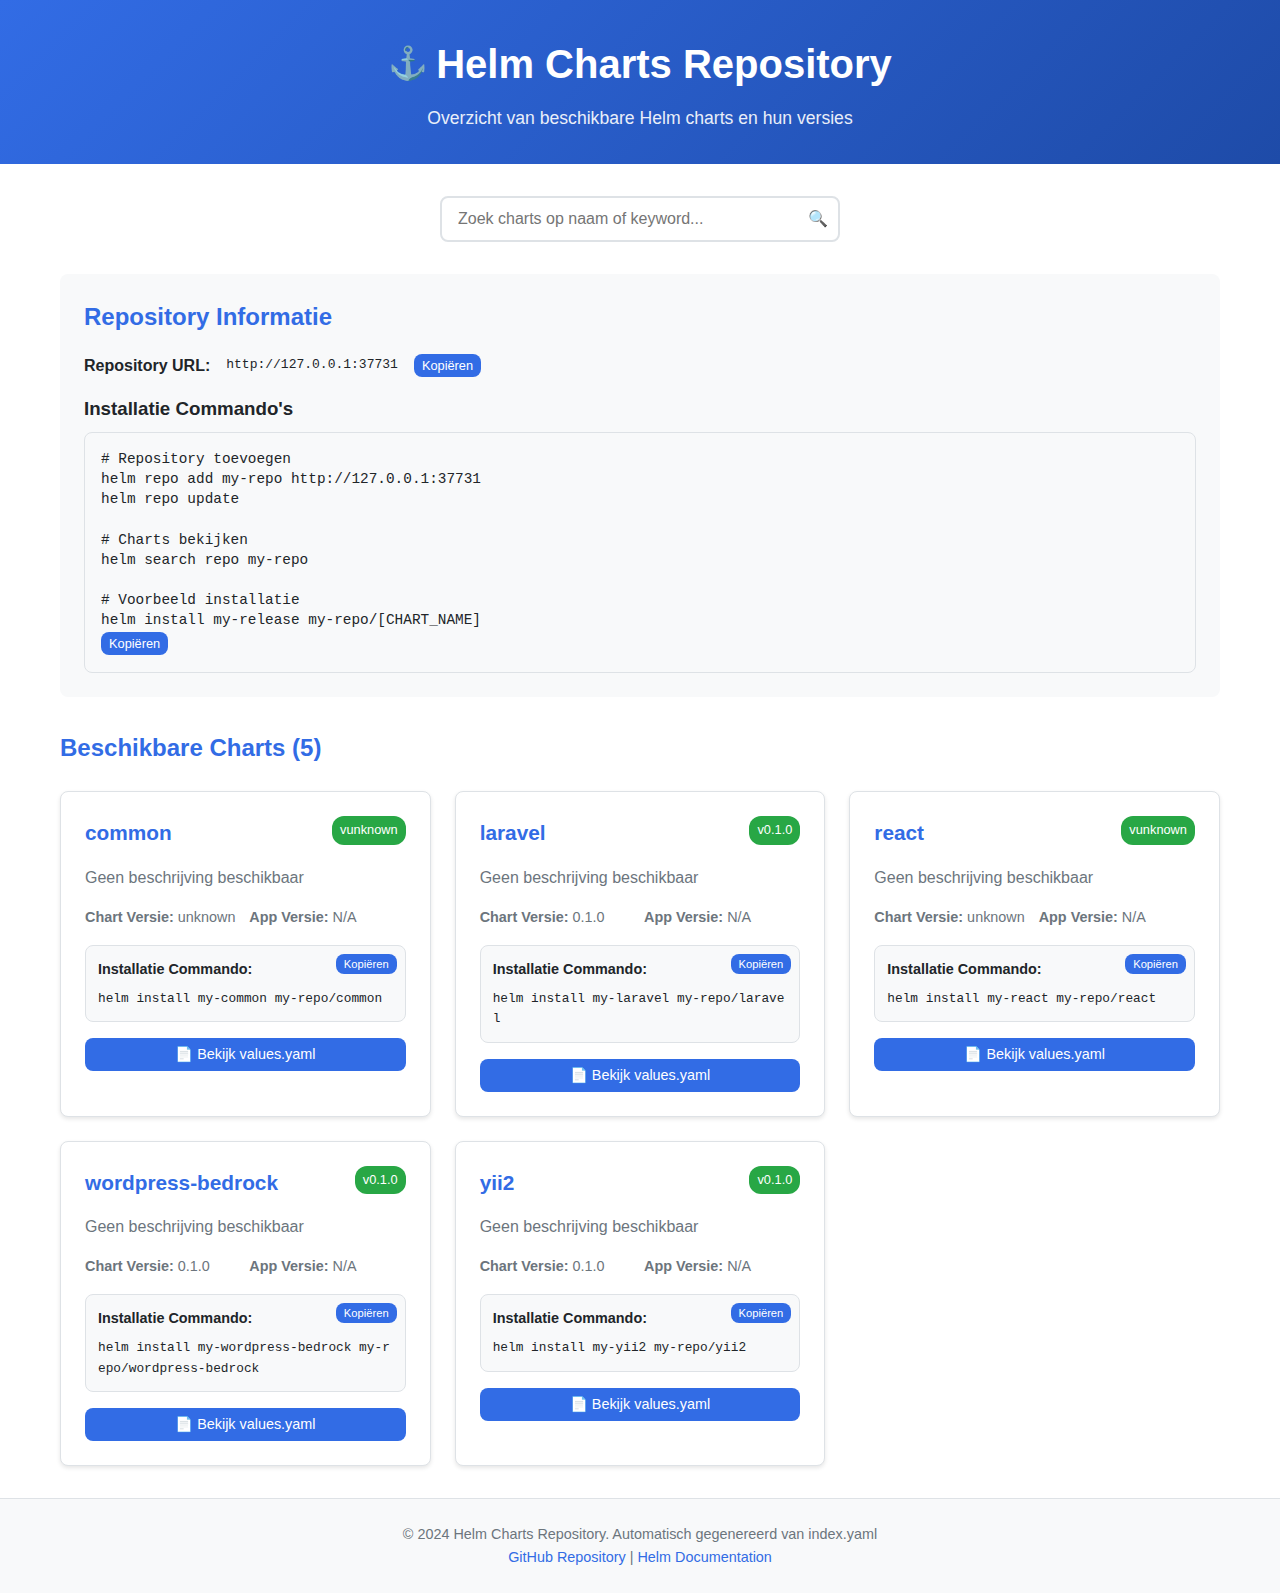
<file: index.html>
<!DOCTYPE html>
<html lang="nl">
<head>
    <meta charset="UTF-8">
    <meta name="viewport" content="width=device-width, initial-scale=1.0">
    <title>Helm Charts Repository</title>
    <meta name="description" content="Overzicht van beschikbare Helm charts en hun versies">
    <link rel="stylesheet" href="assets/css/style.css">
    <link rel="icon" type="image/x-icon" href="assets/favicon.ico">
</head>
<body>
    <header class="header">
        <div class="container">
            <h1 class="header__title">
                <span class="header__icon">⚓</span>
                Helm Charts Repository
            </h1>
            <p class="header__subtitle">Overzicht van beschikbare Helm charts en hun versies</p>
        </div>
    </header>

    <main class="main">
        <div class="container">
            <!-- Loading State -->
            <div id="loading" class="loading">
                <div class="loading__spinner"></div>
                <p>Laden van chart informatie...</p>
            </div>

            <!-- Error State -->
            <div id="error" class="error" style="display: none;">
                <div class="error__icon">⚠️</div>
                <h2>Fout bij laden van charts</h2>
                <p id="error-message"></p>
                <button onclick="loadCharts()" class="button button--primary">Opnieuw proberen</button>
            </div>

            <!-- Search and Filter -->
            <div id="controls" class="controls" style="display: none;">
                <div class="search-box">
                    <input 
                        type="text" 
                        id="search" 
                        placeholder="Zoek charts op naam of keyword..." 
                        class="search-box__input"
                    >
                    <span class="search-box__icon">🔍</span>
                </div>
            </div>

            <!-- Repository Info -->
            <div id="repo-info" class="repo-info" style="display: none;">
                <h2>Repository Informatie</h2>
                <div class="repo-info__content">
                    <div class="repo-info__item">
                        <strong>Repository URL:</strong>
                        <code id="repo-url"></code>
                        <button onclick="copyToClipboard('repo-url')" class="button button--small">Kopiëren</button>
                    </div>
                    <div class="repo-info__commands">
                        <h3>Installatie Commando's</h3>
                        <div class="code-block">
                            <code id="helm-commands"></code>
                            <button onclick="copyToClipboard('helm-commands')" class="button button--small">Kopiëren</button>
                        </div>
                    </div>
                </div>
            </div>

            <!-- Charts Grid -->
            <div id="charts-container" class="charts-container" style="display: none;">
                <h2>Beschikbare Charts (<span id="chart-count">0</span>)</h2>
                <div id="charts-grid" class="charts-grid"></div>
            </div>

            <!-- No Results -->
            <div id="no-results" class="no-results" style="display: none;">
                <div class="no-results__icon">📦</div>
                <h3>Geen charts gevonden</h3>
                <p>Probeer een andere zoekterm of controleer de spelling.</p>
            </div>
        </div>
    </main>

    <footer class="footer">
        <div class="container">
            <p>&copy; 2024 Helm Charts Repository. Automatisch gegenereerd van index.yaml</p>
            <p>
                <a href="https://github.com" target="_blank" rel="noopener">GitHub Repository</a> |
                <a href="https://helm.sh" target="_blank" rel="noopener">Helm Documentation</a>
            </p>
        </div>
    </footer>

    <script src="assets/js/charts.js"></script>
</body>
</html>
</file>
<file: assets/css/style.css>
/* Reset en basis styling */
* {
    margin: 0;
    padding: 0;
    box-sizing: border-box;
}

:root {
    --primary-color: #326ce5;
    --primary-dark: #1e4ba8;
    --secondary-color: #f8f9fa;
    --accent-color: #28a745;
    --danger-color: #dc3545;
    --warning-color: #ffc107;
    --text-primary: #212529;
    --text-secondary: #6c757d;
    --border-color: #dee2e6;
    --shadow: 0 2px 4px rgba(0, 0, 0, 0.1);
    --shadow-hover: 0 4px 8px rgba(0, 0, 0, 0.15);
    --border-radius: 8px;
    --transition: all 0.3s ease;
}

body {
    font-family: -apple-system, BlinkMacSystemFont, 'Segoe UI', Roboto, 'Helvetica Neue', Arial, sans-serif;
    line-height: 1.6;
    color: var(--text-primary);
    background-color: #ffffff;
}

.container {
    max-width: 1200px;
    margin: 0 auto;
    padding: 0 20px;
}

/* Header */
.header {
    background: linear-gradient(135deg, var(--primary-color), var(--primary-dark));
    color: white;
    padding: 2rem 0;
    text-align: center;
}

.header__title {
    font-size: 2.5rem;
    font-weight: 700;
    margin-bottom: 0.5rem;
    display: flex;
    align-items: center;
    justify-content: center;
    gap: 0.5rem;
}

.header__icon {
    font-size: 2rem;
}

.header__subtitle {
    font-size: 1.1rem;
    opacity: 0.9;
    font-weight: 300;
}

/* Main content */
.main {
    min-height: calc(100vh - 200px);
    padding: 2rem 0;
}

/* Loading state */
.loading {
    text-align: center;
    padding: 3rem 0;
}

.loading__spinner {
    width: 40px;
    height: 40px;
    border: 4px solid var(--border-color);
    border-top: 4px solid var(--primary-color);
    border-radius: 50%;
    animation: spin 1s linear infinite;
    margin: 0 auto 1rem;
}

@keyframes spin {
    0% { transform: rotate(0deg); }
    100% { transform: rotate(360deg); }
}

/* Error state */
.error {
    text-align: center;
    padding: 3rem 0;
    color: var(--danger-color);
}

.error__icon {
    font-size: 3rem;
    margin-bottom: 1rem;
}

.error h2 {
    margin-bottom: 1rem;
}

/* Controls */
.controls {
    margin-bottom: 2rem;
}

.search-box {
    position: relative;
    max-width: 400px;
    margin: 0 auto;
}

.search-box__input {
    width: 100%;
    padding: 12px 40px 12px 16px;
    border: 2px solid var(--border-color);
    border-radius: var(--border-radius);
    font-size: 1rem;
    transition: var(--transition);
}

.search-box__input:focus {
    outline: none;
    border-color: var(--primary-color);
    box-shadow: 0 0 0 3px rgba(50, 108, 229, 0.1);
}

.search-box__icon {
    position: absolute;
    right: 12px;
    top: 50%;
    transform: translateY(-50%);
    color: var(--text-secondary);
}

/* Repository info */
.repo-info {
    background: var(--secondary-color);
    border-radius: var(--border-radius);
    padding: 1.5rem;
    margin-bottom: 2rem;
}

.repo-info h2 {
    margin-bottom: 1rem;
    color: var(--primary-color);
}

.repo-info__item {
    margin-bottom: 1rem;
    display: flex;
    align-items: center;
    gap: 1rem;
    flex-wrap: wrap;
}

.repo-info__commands h3 {
    margin-bottom: 0.5rem;
    color: var(--text-primary);
}

.code-block {
    background: #f8f9fa;
    border: 1px solid var(--border-color);
    border-radius: var(--border-radius);
    padding: 1rem;
    position: relative;
    margin-top: 0.5rem;
}

.code-block code {
    display: block;
    font-family: 'Monaco', 'Menlo', 'Ubuntu Mono', monospace;
    font-size: 0.9rem;
    line-height: 1.4;
    white-space: pre-wrap;
    word-break: break-all;
}

/* Buttons */
.button {
    background: var(--primary-color);
    color: white;
    border: none;
    padding: 8px 16px;
    border-radius: var(--border-radius);
    cursor: pointer;
    font-size: 0.9rem;
    transition: var(--transition);
    text-decoration: none;
    display: inline-block;
}

.button:hover {
    background: var(--primary-dark);
    transform: translateY(-1px);
}

.button--small {
    padding: 4px 8px;
    font-size: 0.8rem;
}

.button--primary {
    background: var(--primary-color);
}

/* Charts container */
.charts-container h2 {
    margin-bottom: 1.5rem;
    color: var(--primary-color);
}

.charts-grid {
    display: grid;
    grid-template-columns: repeat(auto-fill, minmax(350px, 1fr));
    gap: 1.5rem;
}

/* Chart card */
.chart-card {
    background: white;
    border: 1px solid var(--border-color);
    border-radius: var(--border-radius);
    padding: 1.5rem;
    box-shadow: var(--shadow);
    transition: var(--transition);
    position: relative;
}

.chart-card:hover {
    box-shadow: var(--shadow-hover);
    transform: translateY(-2px);
}

.chart-card__header {
    display: flex;
    justify-content: space-between;
    align-items: flex-start;
    margin-bottom: 1rem;
}

.chart-card__name {
    font-size: 1.3rem;
    font-weight: 600;
    color: var(--primary-color);
    margin: 0;
}

.chart-card__version {
    background: var(--accent-color);
    color: white;
    padding: 0.25rem 0.5rem;
    border-radius: 12px;
    font-size: 0.8rem;
    font-weight: 500;
}

.chart-card__description {
    color: var(--text-secondary);
    margin-bottom: 1rem;
    line-height: 1.5;
}

.chart-card__keywords {
    display: flex;
    flex-wrap: wrap;
    gap: 0.5rem;
    margin-bottom: 1rem;
}

.chart-card__keyword {
    background: var(--secondary-color);
    color: var(--text-primary);
    padding: 0.25rem 0.5rem;
    border-radius: 12px;
    font-size: 0.8rem;
    border: 1px solid var(--border-color);
}

.chart-card__meta {
    display: grid;
    grid-template-columns: 1fr 1fr;
    gap: 0.5rem;
    margin-bottom: 1rem;
    font-size: 0.9rem;
    color: var(--text-secondary);
}

.chart-card__install {
    background: #f8f9fa;
    border: 1px solid var(--border-color);
    border-radius: var(--border-radius);
    padding: 0.75rem;
    position: relative;
}

.chart-card__install-title {
    font-size: 0.9rem;
    font-weight: 600;
    margin-bottom: 0.5rem;
    color: var(--text-primary);
}

.chart-card__install code {
    font-family: 'Monaco', 'Menlo', 'Ubuntu Mono', monospace;
    font-size: 0.8rem;
    display: block;
    word-break: break-all;
}

.chart-card__copy {
    position: absolute;
    top: 0.5rem;
    right: 0.5rem;
    padding: 0.25rem 0.5rem;
    font-size: 0.7rem;
}

/* No results */
.no-results {
    text-align: center;
    padding: 3rem 0;
    color: var(--text-secondary);
}

.no-results__icon {
    font-size: 3rem;
    margin-bottom: 1rem;
}

/* Footer */
.footer {
    background: var(--secondary-color);
    border-top: 1px solid var(--border-color);
    padding: 1.5rem 0;
    text-align: center;
    color: var(--text-secondary);
    font-size: 0.9rem;
}

.footer a {
    color: var(--primary-color);
    text-decoration: none;
}

.footer a:hover {
    text-decoration: underline;
}

/* Responsive design */
@media (max-width: 768px) {
    .container {
        padding: 0 15px;
    }
    
    .header__title {
        font-size: 2rem;
    }
    
    .charts-grid {
        grid-template-columns: 1fr;
        gap: 1rem;
    }
    
    .chart-card {
        padding: 1rem;
    }
    
    .repo-info__item {
        flex-direction: column;
        align-items: flex-start;
    }
    
    .search-box {
        max-width: 100%;
    }
}

@media (max-width: 480px) {
    .header {
        padding: 1.5rem 0;
    }
    
    .header__title {
        font-size: 1.8rem;
        flex-direction: column;
        gap: 0.25rem;
    }
    
    .main {
        padding: 1rem 0;
    }
    
    .chart-card__header {
        flex-direction: column;
        gap: 0.5rem;
        align-items: flex-start;
    }
    
    .chart-card__meta {
        grid-template-columns: 1fr;
    }
}

/* Modal */
.modal {
    position: fixed;
    top: 0;
    left: 0;
    width: 100%;
    height: 100%;
    z-index: 1000;
    display: flex;
    align-items: center;
    justify-content: center;
    padding: 20px;
}

.modal__backdrop {
    position: absolute;
    top: 0;
    left: 0;
    width: 100%;
    height: 100%;
    background: rgba(0, 0, 0, 0.5);
    backdrop-filter: blur(4px);
}

.modal__content {
    position: relative;
    background: white;
    border-radius: var(--border-radius);
    box-shadow: 0 20px 40px rgba(0, 0, 0, 0.3);
    max-width: 90vw;
    max-height: 90vh;
    width: 800px;
    display: flex;
    flex-direction: column;
    overflow: hidden;
}

.modal__header {
    display: flex;
    justify-content: space-between;
    align-items: center;
    padding: 1.5rem;
    border-bottom: 1px solid var(--border-color);
    background: var(--secondary-color);
}

.modal__header h2 {
    margin: 0;
    color: var(--primary-color);
}

.modal__close {
    background: none;
    border: none;
    font-size: 1.5rem;
    cursor: pointer;
    color: var(--text-secondary);
    padding: 0.5rem;
    border-radius: var(--border-radius);
    transition: var(--transition);
}

.modal__close:hover {
    background: var(--border-color);
    color: var(--text-primary);
}

.modal__body {
    flex: 1;
    overflow: hidden;
    display: flex;
    flex-direction: column;
}

.modal__loading {
    display: flex;
    flex-direction: column;
    align-items: center;
    justify-content: center;
    padding: 3rem;
    color: var(--text-secondary);
}

.modal__error {
    display: flex;
    flex-direction: column;
    align-items: center;
    justify-content: center;
    padding: 3rem;
    color: var(--danger-color);
    text-align: center;
}

.modal__values {
    flex: 1;
    display: flex;
    flex-direction: column;
    overflow: hidden;
}

.modal__actions {
    display: flex;
    gap: 0.5rem;
    padding: 1rem;
    border-bottom: 1px solid var(--border-color);
    background: var(--secondary-color);
}

.values-yaml {
    flex: 1;
    margin: 0;
    padding: 1.5rem;
    background: #f8f9fa;
    font-family: 'Monaco', 'Menlo', 'Ubuntu Mono', monospace;
    font-size: 0.9rem;
    line-height: 1.4;
    overflow: auto;
    white-space: pre-wrap;
    word-break: break-word;
    border: none;
}

/* Chart card improvements */
.chart-card {
    cursor: pointer;
    transition: var(--transition);
}

.chart-card:hover {
    box-shadow: var(--shadow-hover);
    transform: translateY(-2px);
    border-color: var(--primary-color);
}

.chart-card__view-values {
    margin-top: 1rem;
    padding: 0.5rem;
    background: var(--primary-color);
    color: white;
    border: none;
    border-radius: var(--border-radius);
    cursor: pointer;
    font-size: 0.9rem;
    transition: var(--transition);
    width: 100%;
}

.chart-card__view-values:hover {
    background: var(--primary-dark);
}

/* Responsive modal */
@media (max-width: 768px) {
    .modal {
        padding: 10px;
    }
    
    .modal__content {
        width: 100%;
        max-height: 95vh;
    }
    
    .modal__header {
        padding: 1rem;
    }
    
    .modal__actions {
        padding: 0.75rem;
    }
    
    .values-yaml {
        padding: 1rem;
        font-size: 0.8rem;
    }
}

/* Utility classes */
.sr-only {
    position: absolute;
    width: 1px;
    height: 1px;
    padding: 0;
    margin: -1px;
    overflow: hidden;
    clip: rect(0, 0, 0, 0);
    white-space: nowrap;
    border: 0;
}

.text-center {
    text-align: center;
}

.mb-1 { margin-bottom: 0.5rem; }
.mb-2 { margin-bottom: 1rem; }
.mb-3 { margin-bottom: 1.5rem; }

.mt-1 { margin-top: 0.5rem; }
.mt-2 { margin-top: 1rem; }
.mt-3 { margin-top: 1.5rem; }
</file>
